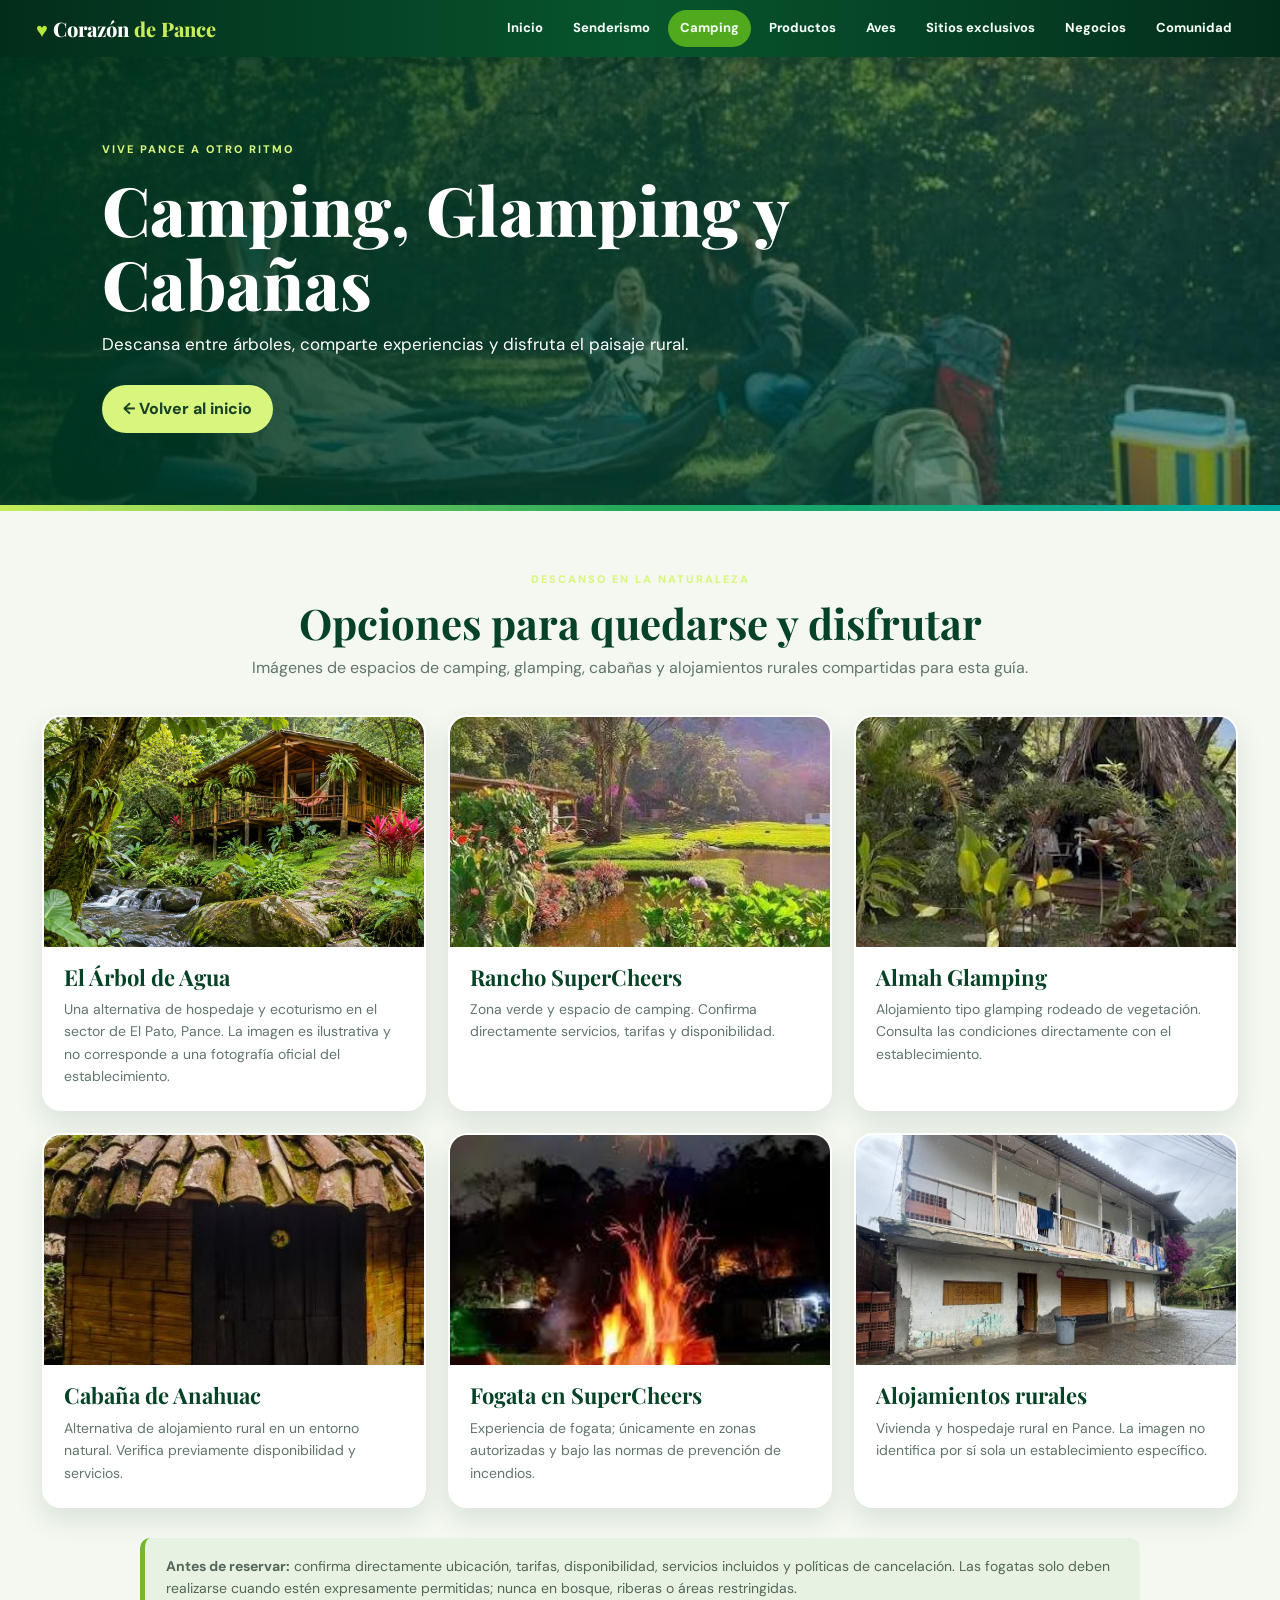
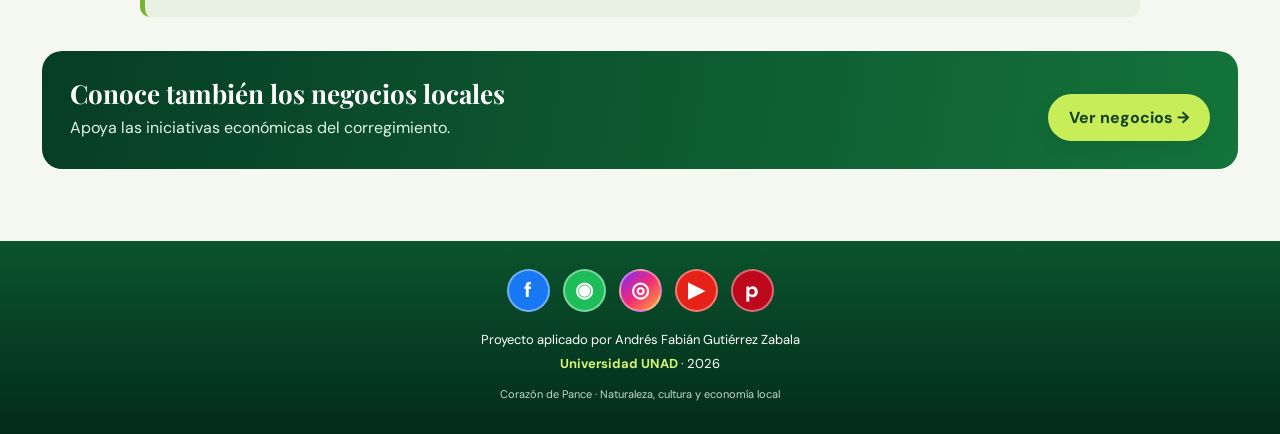
<file: camping.html>
<!doctype html><html lang="es"><head><meta charset="utf-8"><meta name="viewport" content="width=device-width,initial-scale=1"><meta name="description" content="Conoce opciones de camping, glamping, cabañas y alojamientos rurales en Pance."><meta name="theme-color" content="#064326"><title>Camping, Glamping y Cabañas | Corazón de Pance</title><link rel="preconnect" href="https://fonts.googleapis.com"><link rel="preconnect" href="https://fonts.gstatic.com" crossorigin><link href="https://fonts.googleapis.com/css2?family=DM+Sans:wght@400;500;600;700;800&family=Playfair+Display:wght@600;700;800&display=swap" rel="stylesheet"><link rel="stylesheet" href="styles.css"></head><body><a class="skip" href="#contenido">Saltar al contenido</a><header class="site-header"><a class="brand" href="index.html"><span class="brand-mark">♥</span> Corazón <em>de Pance</em></a><button class="menu" aria-label="Abrir menú" aria-expanded="false">☰</button><nav><a class="" href="index.html">Inicio</a><a class="" href="senderismo.html">Senderismo</a><a class="active" href="camping.html">Camping</a><a class="" href="productos.html">Productos</a><a class="" href="aves.html">Aves</a><a class="" href="sitios.html">Sitios exclusivos</a><a class="" href="negocios.html">Negocios</a><a class="" href="comunidad.html">Comunidad</a></nav></header><main id="contenido"><section class="hero" style="--hero-image:url('images/camping_principal.jpeg')"><div class="hero-inner"><span class="eyebrow">Vive Pance a otro ritmo</span><h1>Camping, Glamping y Cabañas</h1><p>Descansa entre árboles, comparte experiencias y disfruta el paisaje rural.</p><a class="btn btn-light" href="index.html">← Volver al inicio</a></div></section><section class="wrap"><div class="intro"><span class="eyebrow">Descanso en la naturaleza</span><h2>Opciones para quedarse y disfrutar</h2><p>Imágenes de espacios de camping, glamping, cabañas y alojamientos rurales compartidas para esta guía.</p></div><div class="cards gallery"><article class="card"><img src="images/camping_arbol_de_agua_ilustrativa.jpeg" alt="Imagen ilustrativa de un alojamiento rural entre el bosque y el agua, para la ficha de El Árbol de Agua" loading="lazy"><div class="card-copy"><h3>El Árbol de Agua</h3><p>Una alternativa de hospedaje y ecoturismo en el sector de El Pato, Pance. La imagen es ilustrativa y no corresponde a una fotografía oficial del establecimiento.</p></div></article><article class="card"><img src="images/camping_rancho_supercheers.jpeg" alt="Rancho SuperCheers" loading="lazy"><div class="card-copy"><h3>Rancho SuperCheers</h3><p>Zona verde y espacio de camping. Confirma directamente servicios, tarifas y disponibilidad.</p></div></article><article class="card"><img src="images/camping_almah_glamping.jpeg" alt="Almah Glamping" loading="lazy"><div class="card-copy"><h3>Almah Glamping</h3><p>Alojamiento tipo glamping rodeado de vegetación. Consulta las condiciones directamente con el establecimiento.</p></div></article><article class="card"><img src="images/camping_cabana_anahuac.jpeg" alt="Cabaña de Anahuac" loading="lazy"><div class="card-copy"><h3>Cabaña de Anahuac</h3><p>Alternativa de alojamiento rural en un entorno natural. Verifica previamente disponibilidad y servicios.</p></div></article><article class="card"><img src="images/camping_fogata.jpeg" alt="Fogata en SuperCheers" loading="lazy"><div class="card-copy"><h3>Fogata en SuperCheers</h3><p>Experiencia de fogata; únicamente en zonas autorizadas y bajo las normas de prevención de incendios.</p></div></article><article class="card"><img src="images/camping_alojamientos_rurales.jpeg" alt="Alojamientos rurales" loading="lazy"><div class="card-copy"><h3>Alojamientos rurales</h3><p>Vivienda y hospedaje rural en Pance. La imagen no identifica por sí sola un establecimiento específico.</p></div></article></div><div class="note"><strong>Antes de reservar:</strong> confirma directamente ubicación, tarifas, disponibilidad, servicios incluidos y políticas de cancelación. Las fogatas solo deben realizarse cuando estén expresamente permitidas; nunca en bosque, riberas o áreas restringidas.</div><div class="banner"><div><h2>Conoce también los negocios locales</h2><p>Apoya las iniciativas económicas del corregimiento.</p></div><a class="btn" href="negocios.html">Ver negocios →</a></div></section></main><footer class="site-footer"><div class="footer-socials"><a class="social facebook" href="https://www.facebook.com/" target="_blank" rel="noopener noreferrer" aria-label="Abrir Facebook">f</a><a class="social whatsapp" href="https://www.whatsapp.com/" target="_blank" rel="noopener noreferrer" aria-label="Abrir WhatsApp">◉</a><a class="social instagram" href="https://www.instagram.com/" target="_blank" rel="noopener noreferrer" aria-label="Abrir Instagram">◎</a><a class="social youtube" href="https://www.youtube.com/" target="_blank" rel="noopener noreferrer" aria-label="Abrir YouTube">▶</a><a class="social pinterest" href="https://www.pinterest.com/" target="_blank" rel="noopener noreferrer" aria-label="Abrir Pinterest">p</a></div><p>Proyecto aplicado por Andrés Fabián Gutiérrez Zabala<br><strong>Universidad UNAD</strong> · 2026</p><small>Corazón de Pance · Naturaleza, cultura y economía local</small></footer><script src="script.js"></script></body></html>
</file>
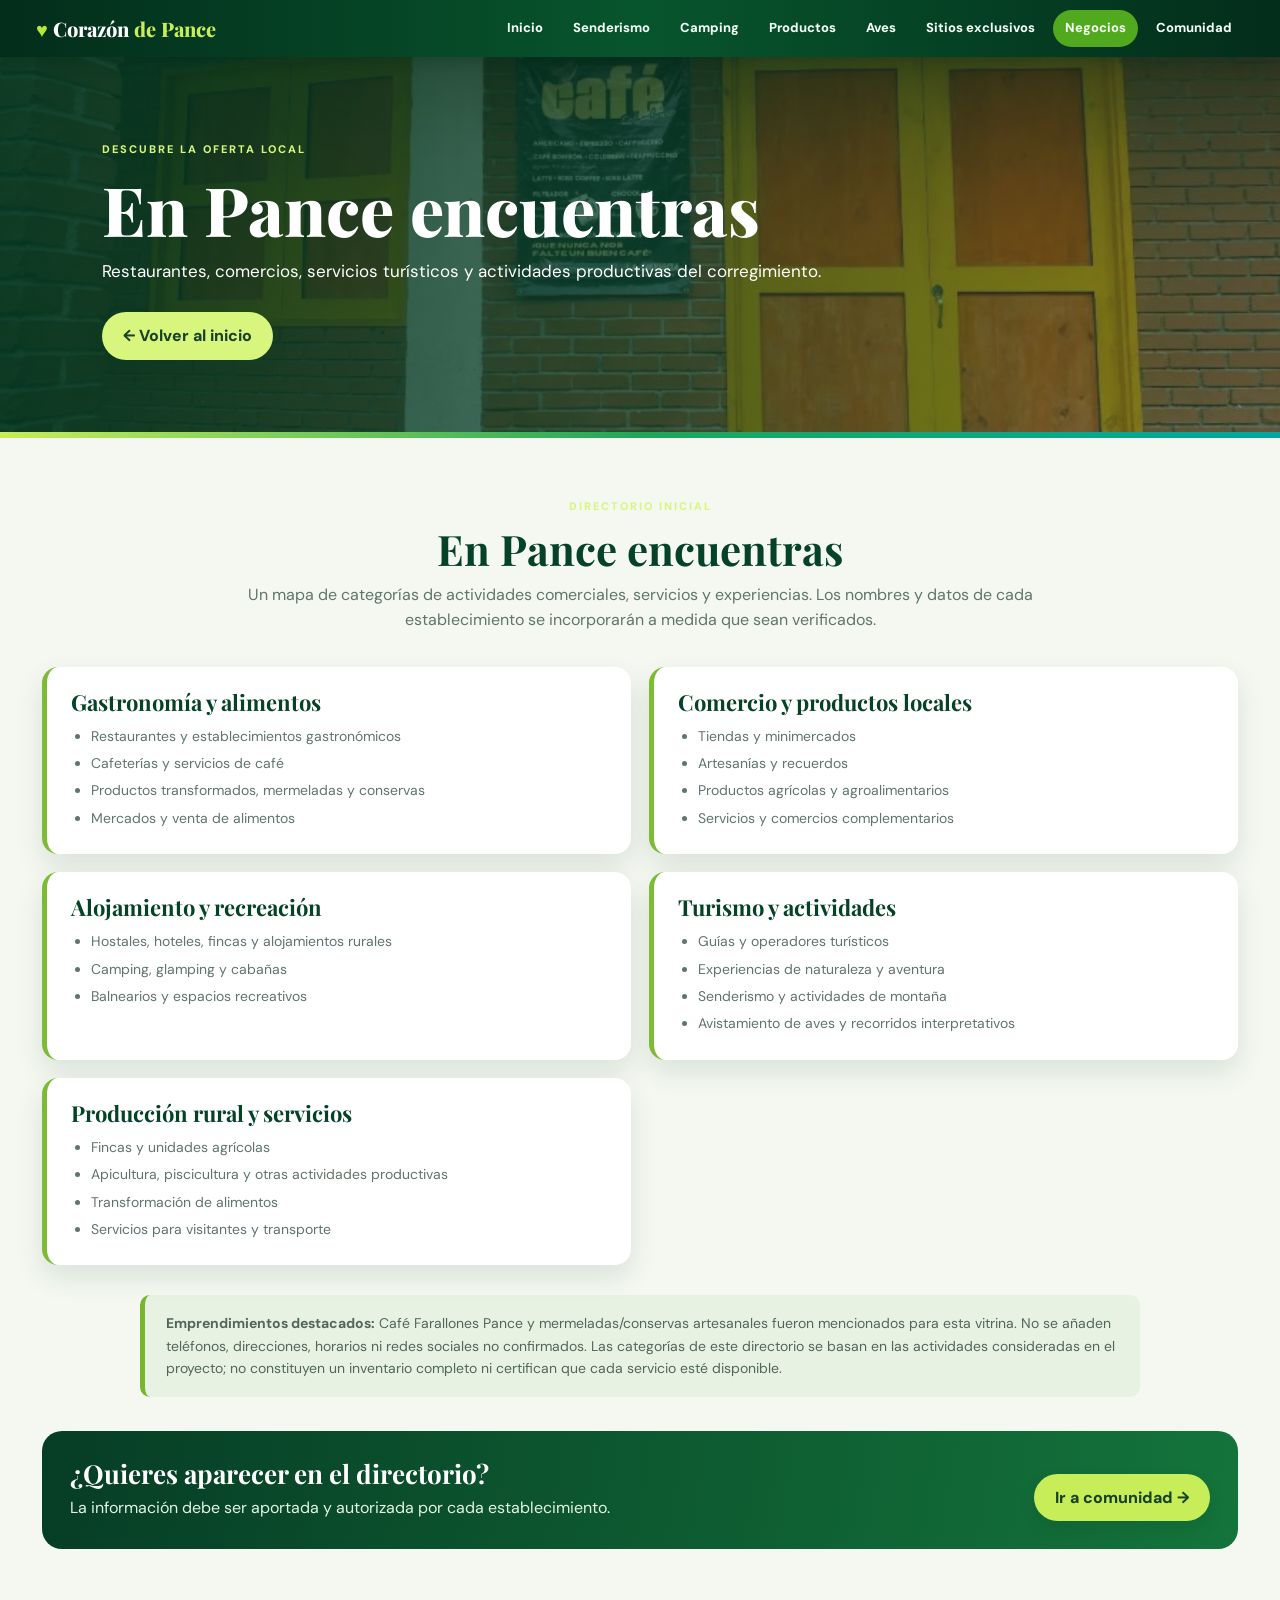
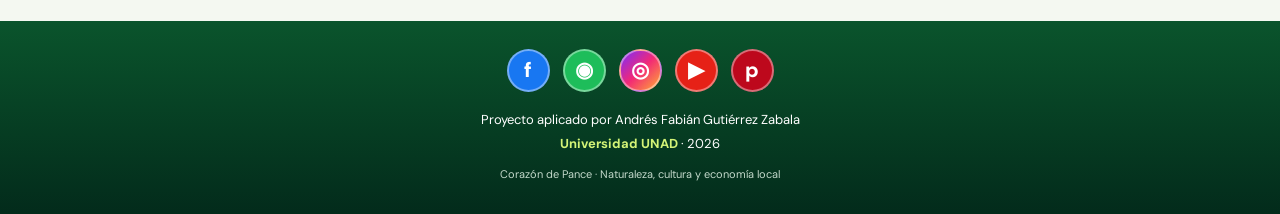
<file: en-pance-encuentras.html>
<!doctype html><html lang="es"><head><meta charset="utf-8"><meta name="viewport" content="width=device-width,initial-scale=1"><meta name="description" content="Directorio inicial de comercios, negocios, servicios y actividades económicas de Pance."><meta name="theme-color" content="#064326"><title>En Pance encuentras | Corazón de Pance</title><link rel="preconnect" href="https://fonts.googleapis.com"><link rel="preconnect" href="https://fonts.gstatic.com" crossorigin><link href="https://fonts.googleapis.com/css2?family=DM+Sans:wght@400;500;600;700;800&family=Playfair+Display:wght@600;700;800&display=swap" rel="stylesheet"><link rel="stylesheet" href="styles.css"></head><body><a class="skip" href="#contenido">Saltar al contenido</a><header class="site-header"><a class="brand" href="index.html"><span class="brand-mark">♥</span> Corazón <em>de Pance</em></a><button class="menu" aria-label="Abrir menú" aria-expanded="false">☰</button><nav><a class="" href="index.html">Inicio</a><a class="" href="senderismo.html">Senderismo</a><a class="" href="camping.html">Camping</a><a class="" href="productos.html">Productos</a><a class="" href="aves.html">Aves</a><a class="" href="sitios.html">Sitios exclusivos</a><a class="active" href="negocios.html">Negocios</a><a class="" href="comunidad.html">Comunidad</a></nav></header><main id="contenido"><section class="hero" style="--hero-image:url('images/negocio_cafe_farallones.jpeg')"><div class="hero-inner"><span class="eyebrow">Descubre la oferta local</span><h1>En Pance encuentras</h1><p>Restaurantes, comercios, servicios turísticos y actividades productivas del corregimiento.</p><a class="btn btn-light" href="index.html">← Volver al inicio</a></div></section><section class="wrap"><div class="intro"><span class="eyebrow">Directorio inicial</span><h2>En Pance encuentras</h2><p>Un mapa de categorías de actividades comerciales, servicios y experiencias. Los nombres y datos de cada establecimiento se incorporarán a medida que sean verificados.</p></div><div class="directory-list"><section class="directory-group"><h3>Gastronomía y alimentos</h3><ul><li>Restaurantes y establecimientos gastronómicos</li><li>Cafeterías y servicios de café</li><li>Productos transformados, mermeladas y conservas</li><li>Mercados y venta de alimentos</li></ul></section><section class="directory-group"><h3>Comercio y productos locales</h3><ul><li>Tiendas y minimercados</li><li>Artesanías y recuerdos</li><li>Productos agrícolas y agroalimentarios</li><li>Servicios y comercios complementarios</li></ul></section><section class="directory-group"><h3>Alojamiento y recreación</h3><ul><li>Hostales, hoteles, fincas y alojamientos rurales</li><li>Camping, glamping y cabañas</li><li>Balnearios y espacios recreativos</li></ul></section><section class="directory-group"><h3>Turismo y actividades</h3><ul><li>Guías y operadores turísticos</li><li>Experiencias de naturaleza y aventura</li><li>Senderismo y actividades de montaña</li><li>Avistamiento de aves y recorridos interpretativos</li></ul></section><section class="directory-group"><h3>Producción rural y servicios</h3><ul><li>Fincas y unidades agrícolas</li><li>Apicultura, piscicultura y otras actividades productivas</li><li>Transformación de alimentos</li><li>Servicios para visitantes y transporte</li></ul></section></div><div class="note"><strong>Emprendimientos destacados:</strong> Café Farallones Pance y mermeladas/conservas artesanales fueron mencionados para esta vitrina. No se añaden teléfonos, direcciones, horarios ni redes sociales no confirmados. Las categorías de este directorio se basan en las actividades consideradas en el proyecto; no constituyen un inventario completo ni certifican que cada servicio esté disponible.</div><div class="banner"><div><h2>¿Quieres aparecer en el directorio?</h2><p>La información debe ser aportada y autorizada por cada establecimiento.</p></div><a class="btn" href="comunidad.html">Ir a comunidad →</a></div></section></main><footer class="site-footer"><div class="footer-socials"><a class="social facebook" href="https://www.facebook.com/" target="_blank" rel="noopener noreferrer" aria-label="Abrir Facebook">f</a><a class="social whatsapp" href="https://www.whatsapp.com/" target="_blank" rel="noopener noreferrer" aria-label="Abrir WhatsApp">◉</a><a class="social instagram" href="https://www.instagram.com/" target="_blank" rel="noopener noreferrer" aria-label="Abrir Instagram">◎</a><a class="social youtube" href="https://www.youtube.com/" target="_blank" rel="noopener noreferrer" aria-label="Abrir YouTube">▶</a><a class="social pinterest" href="https://www.pinterest.com/" target="_blank" rel="noopener noreferrer" aria-label="Abrir Pinterest">p</a></div><p>Proyecto aplicado por Andrés Fabián Gutiérrez Zabala<br><strong>Universidad UNAD</strong> · 2026</p><small>Corazón de Pance · Naturaleza, cultura y economía local</small></footer><script src="script.js"></script></body></html>
</file>
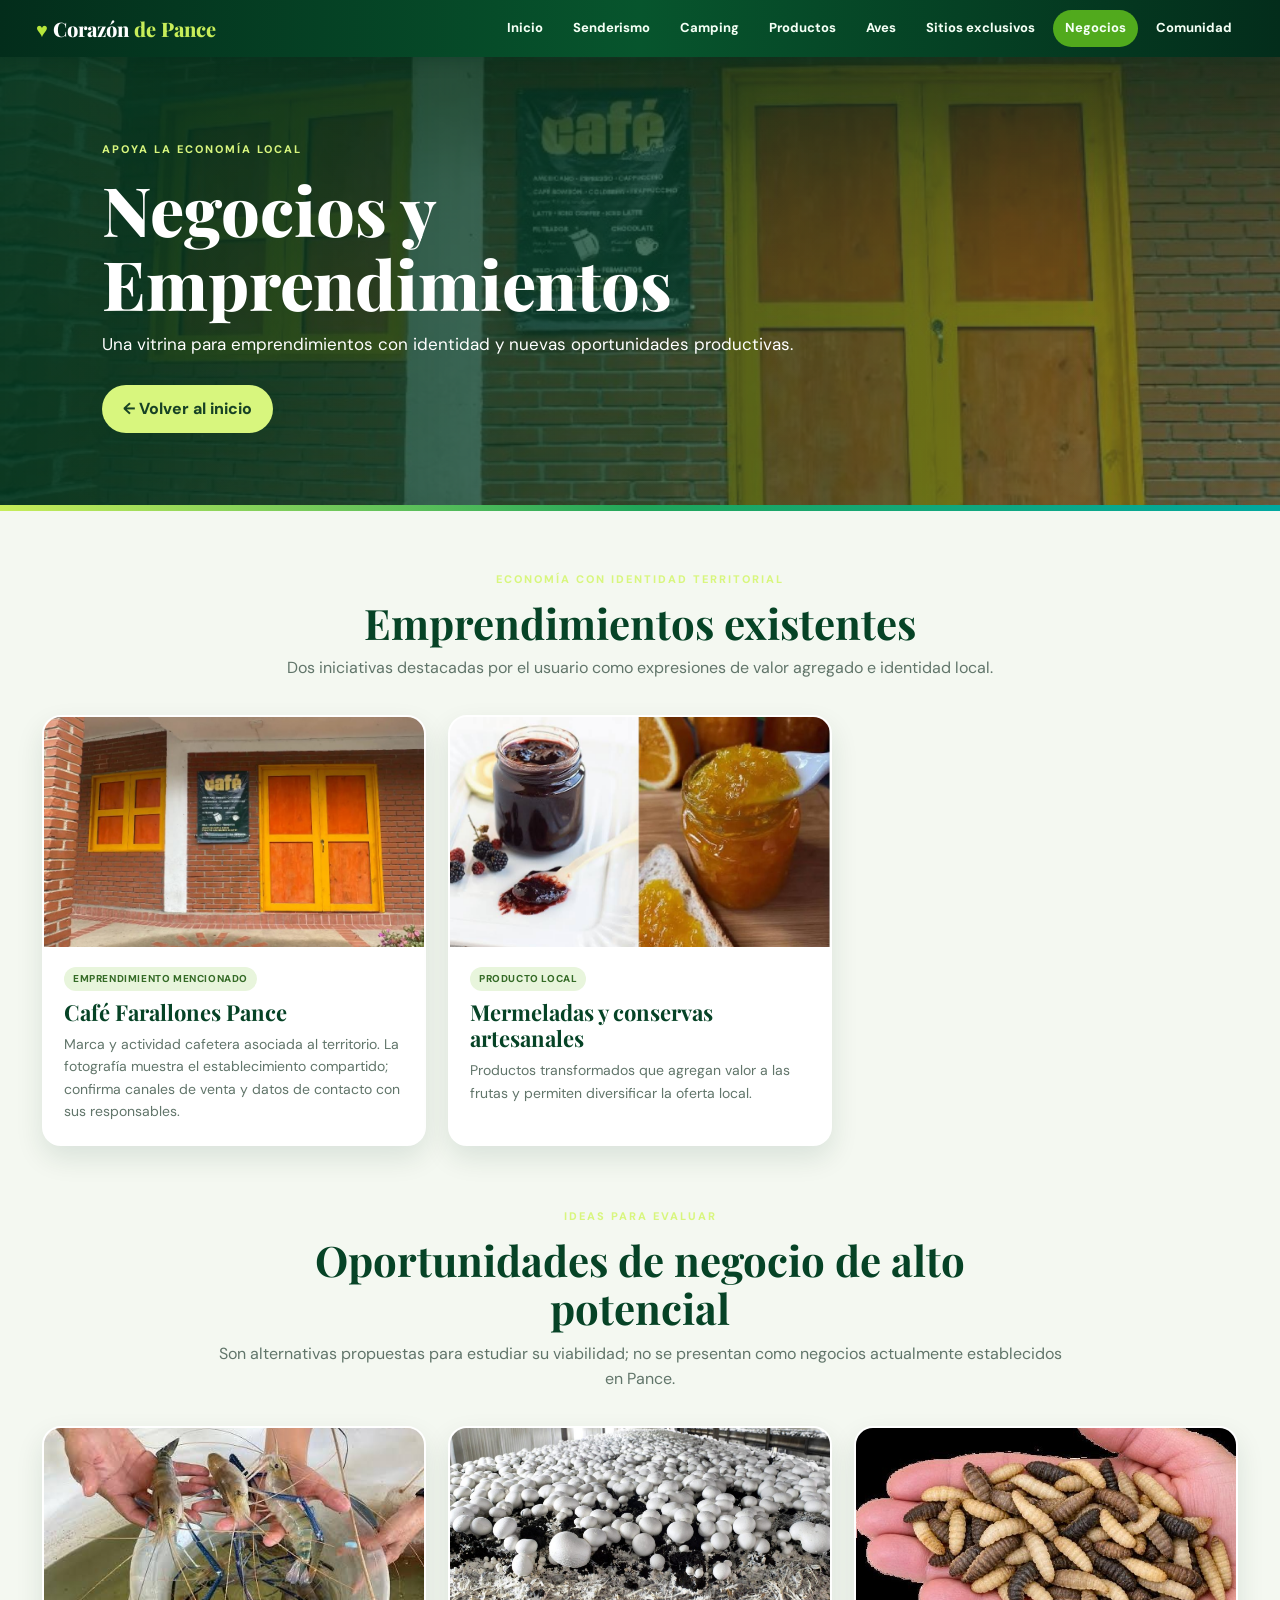
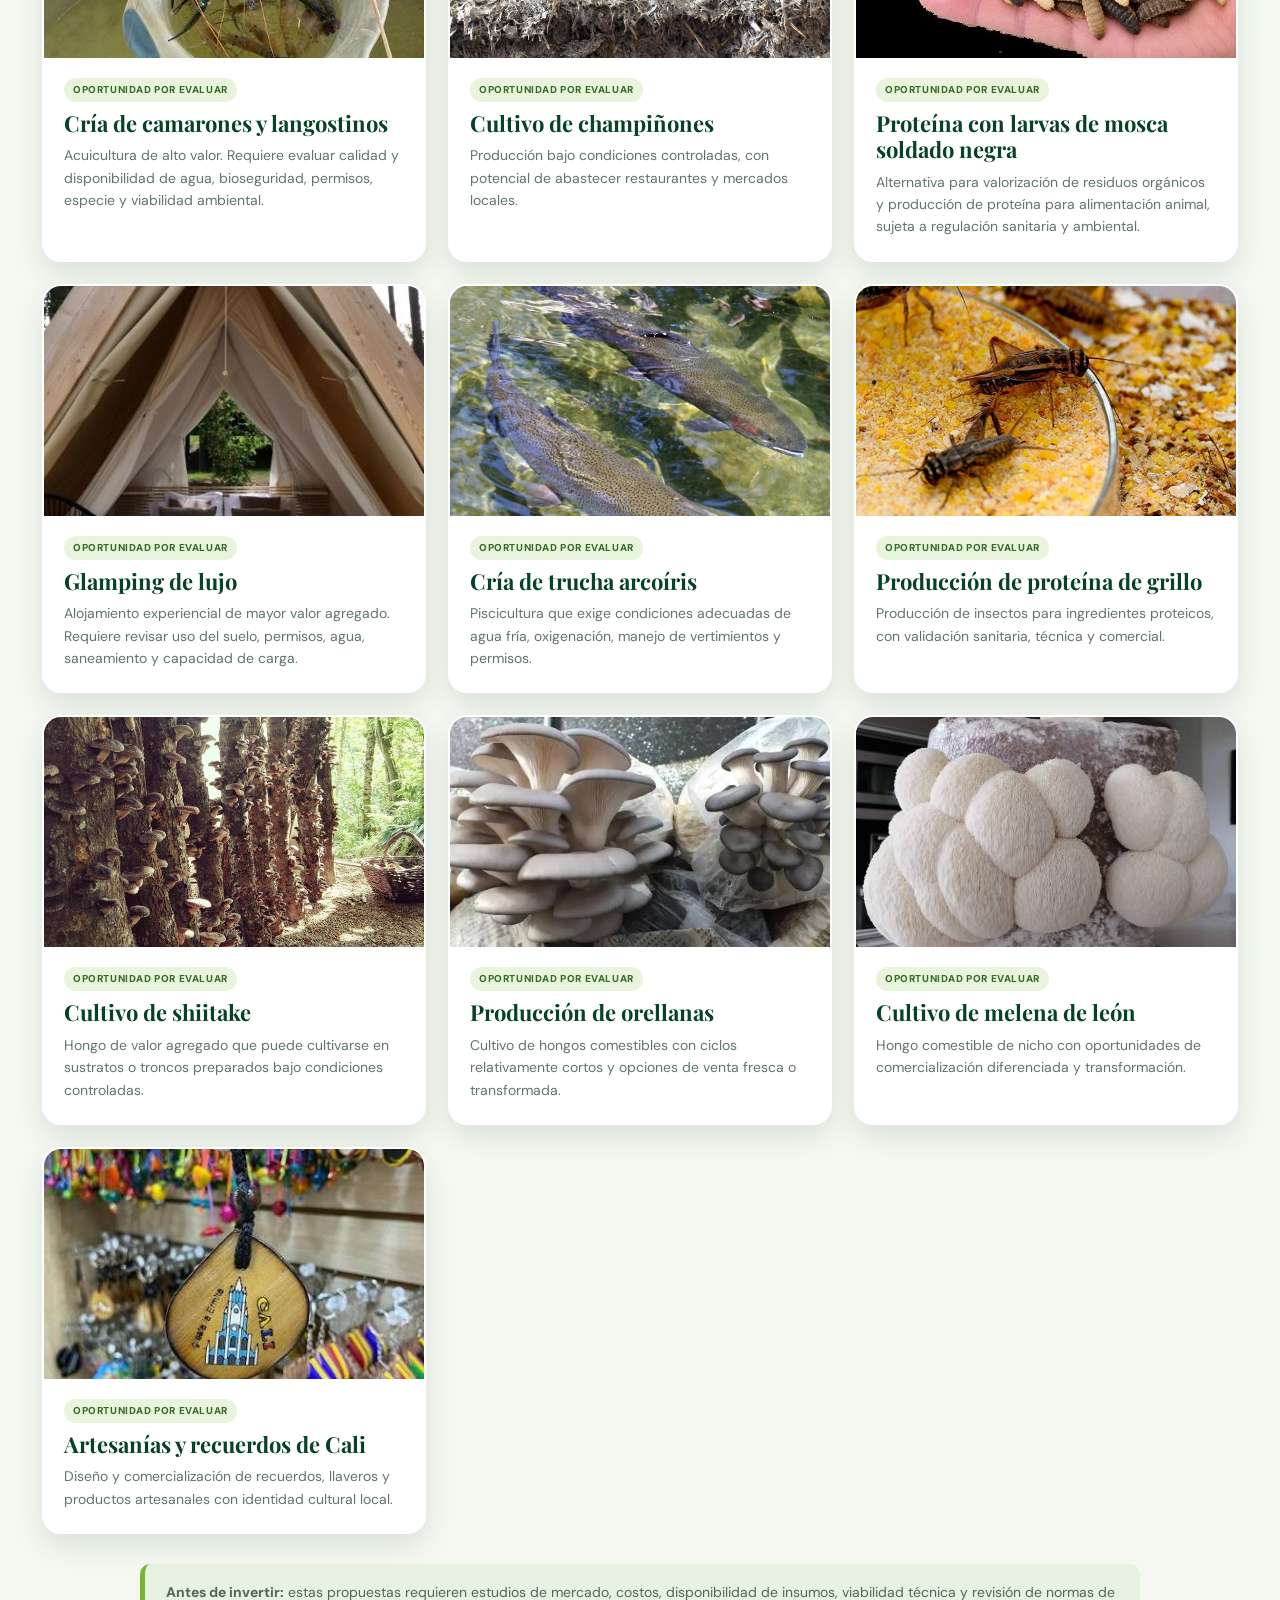
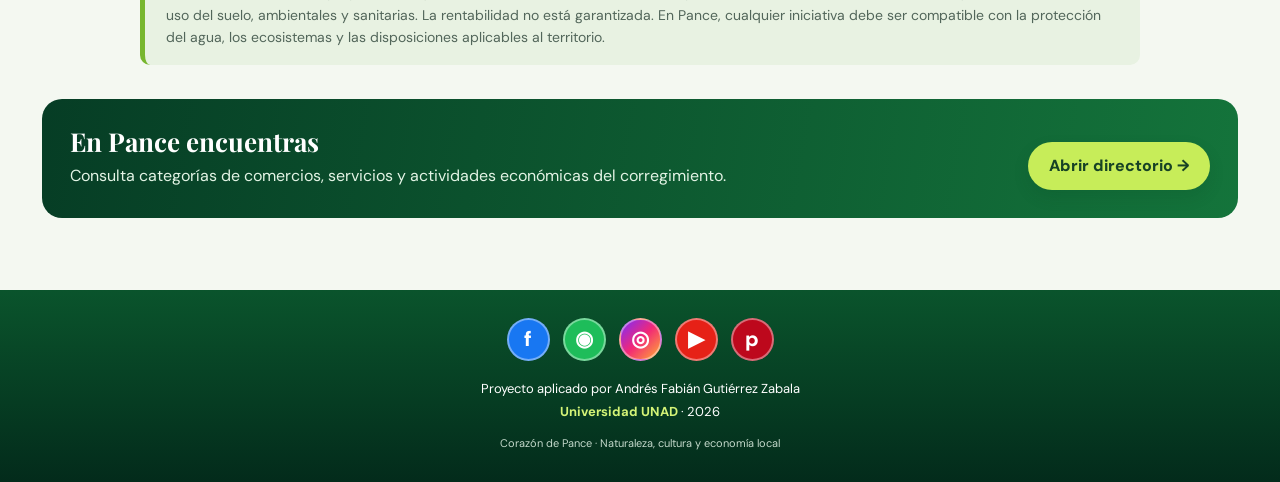
<file: negocios.html>
<!doctype html><html lang="es"><head><meta charset="utf-8"><meta name="viewport" content="width=device-width,initial-scale=1"><meta name="description" content="Conoce iniciativas locales y oportunidades productivas para evaluar en Pance."><meta name="theme-color" content="#064326"><title>Negocios y Emprendimientos | Corazón de Pance</title><link rel="preconnect" href="https://fonts.googleapis.com"><link rel="preconnect" href="https://fonts.gstatic.com" crossorigin><link href="https://fonts.googleapis.com/css2?family=DM+Sans:wght@400;500;600;700;800&family=Playfair+Display:wght@600;700;800&display=swap" rel="stylesheet"><link rel="stylesheet" href="styles.css"></head><body><a class="skip" href="#contenido">Saltar al contenido</a><header class="site-header"><a class="brand" href="index.html"><span class="brand-mark">♥</span> Corazón <em>de Pance</em></a><button class="menu" aria-label="Abrir menú" aria-expanded="false">☰</button><nav><a class="" href="index.html">Inicio</a><a class="" href="senderismo.html">Senderismo</a><a class="" href="camping.html">Camping</a><a class="" href="productos.html">Productos</a><a class="" href="aves.html">Aves</a><a class="" href="sitios.html">Sitios exclusivos</a><a class="active" href="negocios.html">Negocios</a><a class="" href="comunidad.html">Comunidad</a></nav></header><main id="contenido"><section class="hero" style="--hero-image:url('images/negocio_cafe_farallones.jpeg')"><div class="hero-inner"><span class="eyebrow">Apoya la economía local</span><h1>Negocios y Emprendimientos</h1><p>Una vitrina para emprendimientos con identidad y nuevas oportunidades productivas.</p><a class="btn btn-light" href="index.html">← Volver al inicio</a></div></section><section class="wrap"><div class="intro"><span class="eyebrow">Economía con identidad territorial</span><h2>Emprendimientos existentes</h2><p>Dos iniciativas destacadas por el usuario como expresiones de valor agregado e identidad local.</p></div><div class="cards gallery"><article class="card"><img src="images/negocio_cafe_farallones.jpeg" alt="Café Farallones Pance" loading="lazy"><div class="card-copy"><span class="tag">Emprendimiento mencionado</span><h3>Café Farallones Pance</h3><p>Marca y actividad cafetera asociada al territorio. La fotografía muestra el establecimiento compartido; confirma canales de venta y datos de contacto con sus responsables.</p></div></article><article class="card"><img src="images/productos_conservas.jpeg" alt="Mermeladas y conservas artesanales" loading="lazy"><div class="card-copy"><span class="tag">Producto local</span><h3>Mermeladas y conservas artesanales</h3><p>Productos transformados que agregan valor a las frutas y permiten diversificar la oferta local.</p></div></article></div><div class="intro section-gap"><span class="eyebrow">Ideas para evaluar</span><h2>Oportunidades de negocio de alto potencial</h2><p>Son alternativas propuestas para estudiar su viabilidad; no se presentan como negocios actualmente establecidos en Pance.</p></div><div class="cards gallery"><article class="card"><img src="images/negocio_camarones.jpeg" alt="Cría de camarones y langostinos" loading="lazy"><div class="card-copy"><span class="tag">Oportunidad por evaluar</span><h3>Cría de camarones y langostinos</h3><p>Acuicultura de alto valor. Requiere evaluar calidad y disponibilidad de agua, bioseguridad, permisos, especie y viabilidad ambiental.</p></div></article><article class="card"><img src="images/negocio_champinones.jpeg" alt="Cultivo de champiñones" loading="lazy"><div class="card-copy"><span class="tag">Oportunidad por evaluar</span><h3>Cultivo de champiñones</h3><p>Producción bajo condiciones controladas, con potencial de abastecer restaurantes y mercados locales.</p></div></article><article class="card"><img src="images/negocio_larvas_mosca_soldado.jpeg" alt="Proteína con larvas de mosca soldado negra" loading="lazy"><div class="card-copy"><span class="tag">Oportunidad por evaluar</span><h3>Proteína con larvas de mosca soldado negra</h3><p>Alternativa para valorización de residuos orgánicos y producción de proteína para alimentación animal, sujeta a regulación sanitaria y ambiental.</p></div></article><article class="card"><img src="images/negocio_glamping_lujo.jpeg" alt="Glamping de lujo" loading="lazy"><div class="card-copy"><span class="tag">Oportunidad por evaluar</span><h3>Glamping de lujo</h3><p>Alojamiento experiencial de mayor valor agregado. Requiere revisar uso del suelo, permisos, agua, saneamiento y capacidad de carga.</p></div></article><article class="card"><img src="images/negocio_trucha_arcoiris.jpeg" alt="Cría de trucha arcoíris" loading="lazy"><div class="card-copy"><span class="tag">Oportunidad por evaluar</span><h3>Cría de trucha arcoíris</h3><p>Piscicultura que exige condiciones adecuadas de agua fría, oxigenación, manejo de vertimientos y permisos.</p></div></article><article class="card"><img src="images/negocio_proteina_grillo.jpeg" alt="Producción de proteína de grillo" loading="lazy"><div class="card-copy"><span class="tag">Oportunidad por evaluar</span><h3>Producción de proteína de grillo</h3><p>Producción de insectos para ingredientes proteicos, con validación sanitaria, técnica y comercial.</p></div></article><article class="card"><img src="images/negocio_shiitake.jpeg" alt="Cultivo de shiitake" loading="lazy"><div class="card-copy"><span class="tag">Oportunidad por evaluar</span><h3>Cultivo de shiitake</h3><p>Hongo de valor agregado que puede cultivarse en sustratos o troncos preparados bajo condiciones controladas.</p></div></article><article class="card"><img src="images/negocio_orellanas.jpeg" alt="Producción de orellanas" loading="lazy"><div class="card-copy"><span class="tag">Oportunidad por evaluar</span><h3>Producción de orellanas</h3><p>Cultivo de hongos comestibles con ciclos relativamente cortos y opciones de venta fresca o transformada.</p></div></article><article class="card"><img src="images/negocio_melena_leon.jpeg" alt="Cultivo de melena de león" loading="lazy"><div class="card-copy"><span class="tag">Oportunidad por evaluar</span><h3>Cultivo de melena de león</h3><p>Hongo comestible de nicho con oportunidades de comercialización diferenciada y transformación.</p></div></article><article class="card"><img src="images/negocio_artesanias_cali.jpeg" alt="Artesanías y recuerdos de Cali" loading="lazy"><div class="card-copy"><span class="tag">Oportunidad por evaluar</span><h3>Artesanías y recuerdos de Cali</h3><p>Diseño y comercialización de recuerdos, llaveros y productos artesanales con identidad cultural local.</p></div></article></div><div class="note"><strong>Antes de invertir:</strong> estas propuestas requieren estudios de mercado, costos, disponibilidad de insumos, viabilidad técnica y revisión de normas de uso del suelo, ambientales y sanitarias. La rentabilidad no está garantizada. En Pance, cualquier iniciativa debe ser compatible con la protección del agua, los ecosistemas y las disposiciones aplicables al territorio.</div><div class="banner"><div><h2>En Pance encuentras</h2><p>Consulta categorías de comercios, servicios y actividades económicas del corregimiento.</p></div><a class="btn" href="en-pance-encuentras.html">Abrir directorio →</a></div></section></main><footer class="site-footer"><div class="footer-socials"><a class="social facebook" href="https://www.facebook.com/" target="_blank" rel="noopener noreferrer" aria-label="Abrir Facebook">f</a><a class="social whatsapp" href="https://www.whatsapp.com/" target="_blank" rel="noopener noreferrer" aria-label="Abrir WhatsApp">◉</a><a class="social instagram" href="https://www.instagram.com/" target="_blank" rel="noopener noreferrer" aria-label="Abrir Instagram">◎</a><a class="social youtube" href="https://www.youtube.com/" target="_blank" rel="noopener noreferrer" aria-label="Abrir YouTube">▶</a><a class="social pinterest" href="https://www.pinterest.com/" target="_blank" rel="noopener noreferrer" aria-label="Abrir Pinterest">p</a></div><p>Proyecto aplicado por Andrés Fabián Gutiérrez Zabala<br><strong>Universidad UNAD</strong> · 2026</p><small>Corazón de Pance · Naturaleza, cultura y economía local</small></footer><script src="script.js"></script></body></html>
</file>
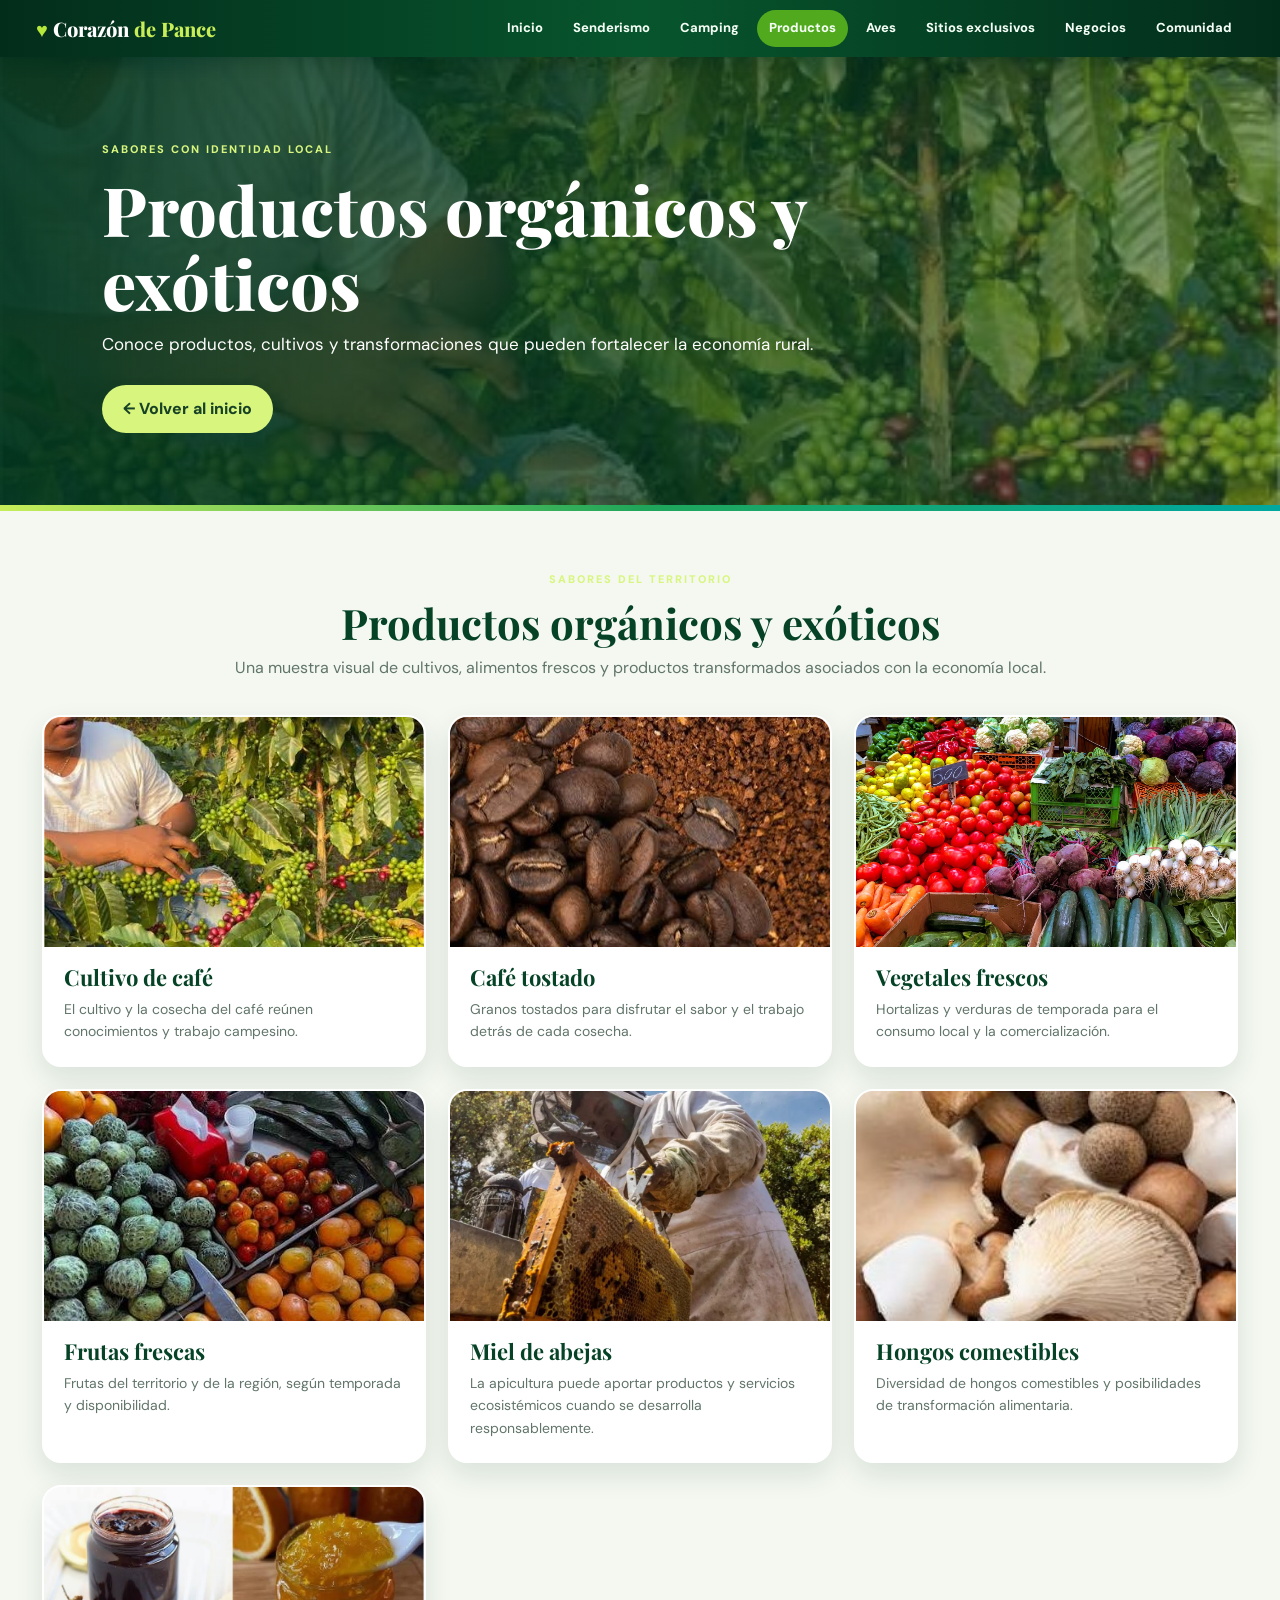
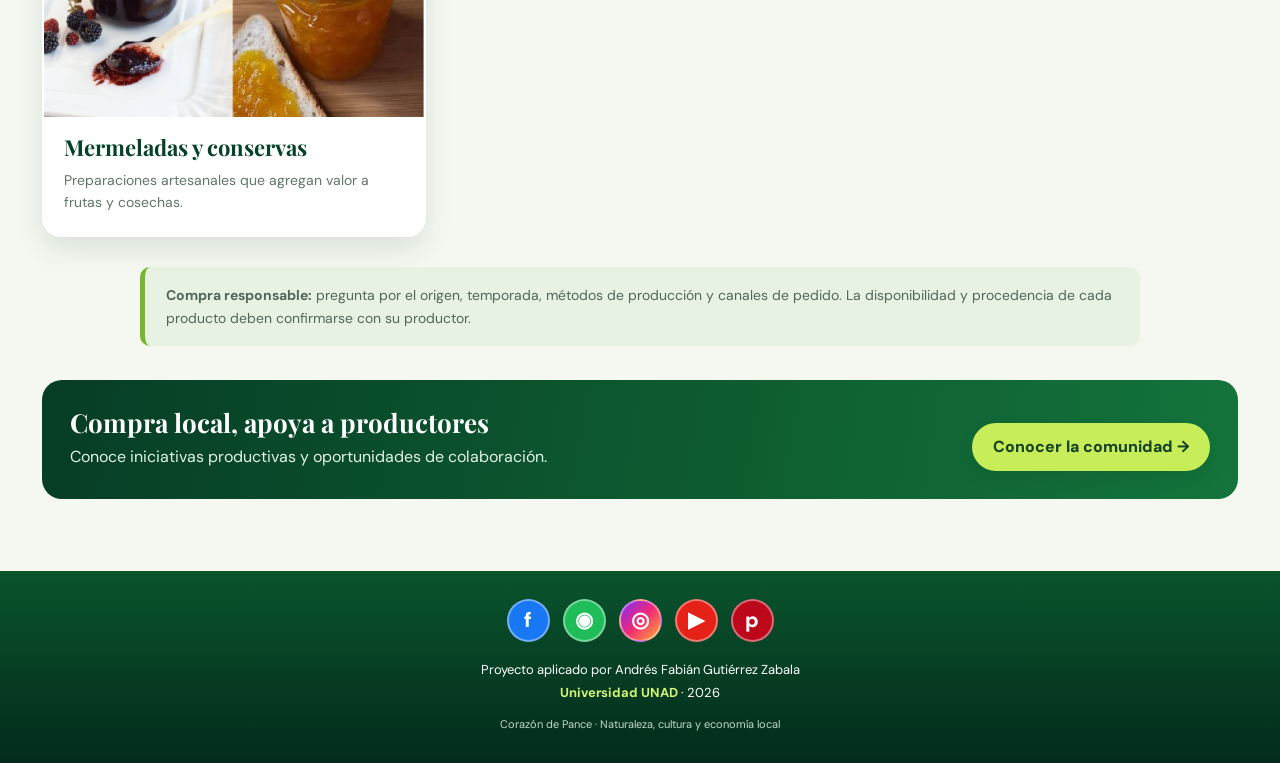
<file: productos.html>
<!doctype html><html lang="es"><head><meta charset="utf-8"><meta name="viewport" content="width=device-width,initial-scale=1"><meta name="description" content="Café, frutas, hortalizas, miel, hongos y conservas de Pance."><meta name="theme-color" content="#064326"><title>Productos orgánicos y exóticos | Corazón de Pance</title><link rel="preconnect" href="https://fonts.googleapis.com"><link rel="preconnect" href="https://fonts.gstatic.com" crossorigin><link href="https://fonts.googleapis.com/css2?family=DM+Sans:wght@400;500;600;700;800&family=Playfair+Display:wght@600;700;800&display=swap" rel="stylesheet"><link rel="stylesheet" href="styles.css"></head><body><a class="skip" href="#contenido">Saltar al contenido</a><header class="site-header"><a class="brand" href="index.html"><span class="brand-mark">♥</span> Corazón <em>de Pance</em></a><button class="menu" aria-label="Abrir menú" aria-expanded="false">☰</button><nav><a class="" href="index.html">Inicio</a><a class="" href="senderismo.html">Senderismo</a><a class="" href="camping.html">Camping</a><a class="active" href="productos.html">Productos</a><a class="" href="aves.html">Aves</a><a class="" href="sitios.html">Sitios exclusivos</a><a class="" href="negocios.html">Negocios</a><a class="" href="comunidad.html">Comunidad</a></nav></header><main id="contenido"><section class="hero" style="--hero-image:url('images/productos_cafe_cultivo.jpeg')"><div class="hero-inner"><span class="eyebrow">Sabores con identidad local</span><h1>Productos orgánicos y exóticos</h1><p>Conoce productos, cultivos y transformaciones que pueden fortalecer la economía rural.</p><a class="btn btn-light" href="index.html">← Volver al inicio</a></div></section><section class="wrap"><div class="intro"><span class="eyebrow">Sabores del territorio</span><h2>Productos orgánicos y exóticos</h2><p>Una muestra visual de cultivos, alimentos frescos y productos transformados asociados con la economía local.</p></div><div class="cards gallery"><article class="card"><img src="images/productos_cafe_cultivo.jpeg" alt="Cultivo de café" loading="lazy"><div class="card-copy"><h3>Cultivo de café</h3><p>El cultivo y la cosecha del café reúnen conocimientos y trabajo campesino.</p></div></article><article class="card"><img src="images/productos_cafe_tostado.jpeg" alt="Café tostado" loading="lazy"><div class="card-copy"><h3>Café tostado</h3><p>Granos tostados para disfrutar el sabor y el trabajo detrás de cada cosecha.</p></div></article><article class="card"><img src="images/productos_vegetales.jpeg" alt="Vegetales frescos" loading="lazy"><div class="card-copy"><h3>Vegetales frescos</h3><p>Hortalizas y verduras de temporada para el consumo local y la comercialización.</p></div></article><article class="card"><img src="images/productos_frutas.jpeg" alt="Frutas frescas" loading="lazy"><div class="card-copy"><h3>Frutas frescas</h3><p>Frutas del territorio y de la región, según temporada y disponibilidad.</p></div></article><article class="card"><img src="images/productos_miel.jpeg" alt="Miel de abejas" loading="lazy"><div class="card-copy"><h3>Miel de abejas</h3><p>La apicultura puede aportar productos y servicios ecosistémicos cuando se desarrolla responsablemente.</p></div></article><article class="card"><img src="images/productos_hongos.jpeg" alt="Hongos comestibles" loading="lazy"><div class="card-copy"><h3>Hongos comestibles</h3><p>Diversidad de hongos comestibles y posibilidades de transformación alimentaria.</p></div></article><article class="card"><img src="images/productos_conservas.jpeg" alt="Mermeladas y conservas" loading="lazy"><div class="card-copy"><h3>Mermeladas y conservas</h3><p>Preparaciones artesanales que agregan valor a frutas y cosechas.</p></div></article></div><div class="note"><strong>Compra responsable:</strong> pregunta por el origen, temporada, métodos de producción y canales de pedido. La disponibilidad y procedencia de cada producto deben confirmarse con su productor.</div><div class="banner"><div><h2>Compra local, apoya a productores</h2><p>Conoce iniciativas productivas y oportunidades de colaboración.</p></div><a class="btn" href="comunidad.html">Conocer la comunidad →</a></div></section></main><footer class="site-footer"><div class="footer-socials"><a class="social facebook" href="https://www.facebook.com/" target="_blank" rel="noopener noreferrer" aria-label="Abrir Facebook">f</a><a class="social whatsapp" href="https://www.whatsapp.com/" target="_blank" rel="noopener noreferrer" aria-label="Abrir WhatsApp">◉</a><a class="social instagram" href="https://www.instagram.com/" target="_blank" rel="noopener noreferrer" aria-label="Abrir Instagram">◎</a><a class="social youtube" href="https://www.youtube.com/" target="_blank" rel="noopener noreferrer" aria-label="Abrir YouTube">▶</a><a class="social pinterest" href="https://www.pinterest.com/" target="_blank" rel="noopener noreferrer" aria-label="Abrir Pinterest">p</a></div><p>Proyecto aplicado por Andrés Fabián Gutiérrez Zabala<br><strong>Universidad UNAD</strong> · 2026</p><small>Corazón de Pance · Naturaleza, cultura y economía local</small></footer><script src="script.js"></script></body></html>
</file>
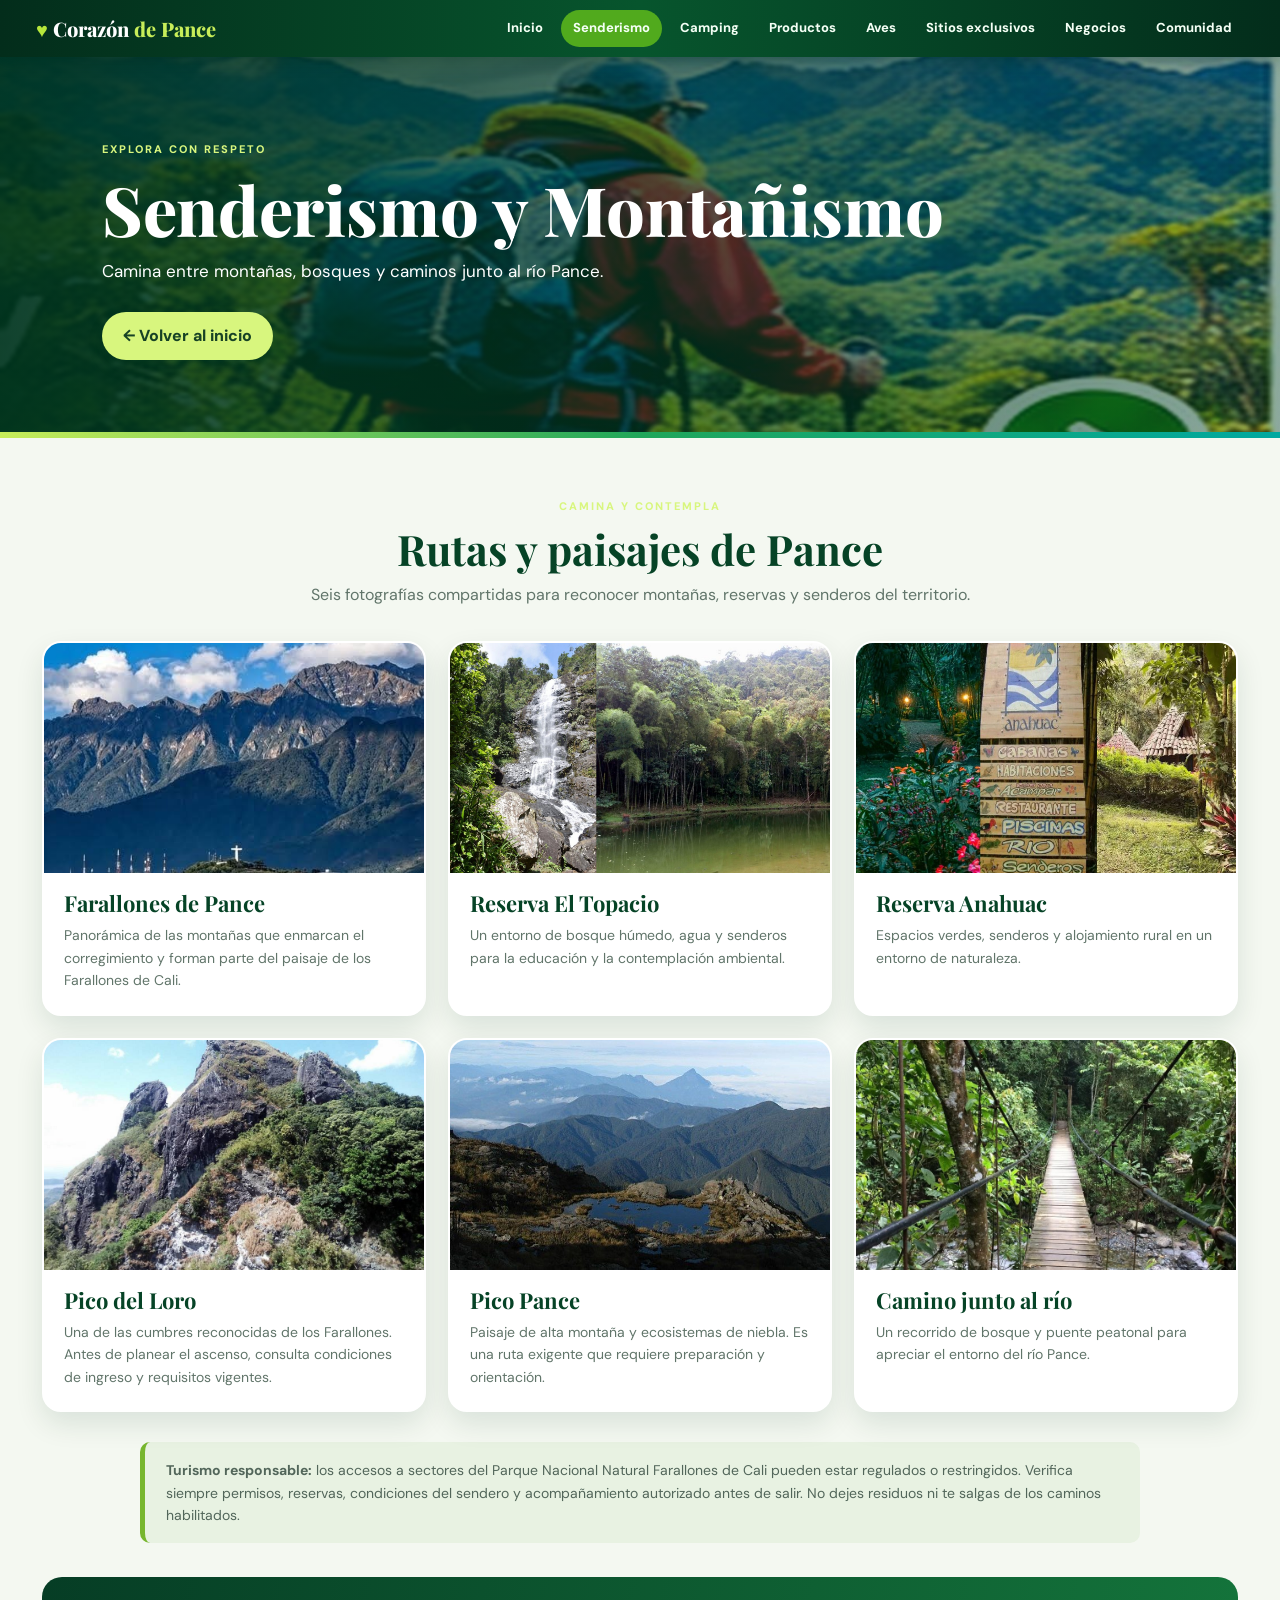
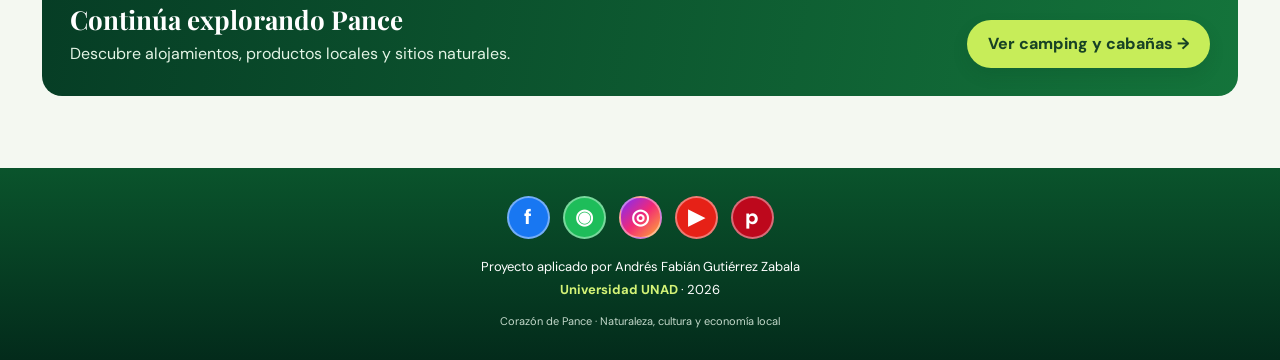
<file: senderismo.html>
<!doctype html><html lang="es"><head><meta charset="utf-8"><meta name="viewport" content="width=device-width,initial-scale=1"><meta name="description" content="Explora Farallones, reservas, picos y caminos de Pance."><meta name="theme-color" content="#064326"><title>Senderismo y Montañismo | Corazón de Pance</title><link rel="preconnect" href="https://fonts.googleapis.com"><link rel="preconnect" href="https://fonts.gstatic.com" crossorigin><link href="https://fonts.googleapis.com/css2?family=DM+Sans:wght@400;500;600;700;800&family=Playfair+Display:wght@600;700;800&display=swap" rel="stylesheet"><link rel="stylesheet" href="styles.css"></head><body><a class="skip" href="#contenido">Saltar al contenido</a><header class="site-header"><a class="brand" href="index.html"><span class="brand-mark">♥</span> Corazón <em>de Pance</em></a><button class="menu" aria-label="Abrir menú" aria-expanded="false">☰</button><nav><a class="" href="index.html">Inicio</a><a class="active" href="senderismo.html">Senderismo</a><a class="" href="camping.html">Camping</a><a class="" href="productos.html">Productos</a><a class="" href="aves.html">Aves</a><a class="" href="sitios.html">Sitios exclusivos</a><a class="" href="negocios.html">Negocios</a><a class="" href="comunidad.html">Comunidad</a></nav></header><main id="contenido"><section class="hero" style="--hero-image:url('images/senderismo_hero.jpeg')"><div class="hero-inner"><span class="eyebrow">Explora con respeto</span><h1>Senderismo y Montañismo</h1><p>Camina entre montañas, bosques y caminos junto al río Pance.</p><a class="btn btn-light" href="index.html">← Volver al inicio</a></div></section><section class="wrap"><div class="intro"><span class="eyebrow">Camina y contempla</span><h2>Rutas y paisajes de Pance</h2><p>Seis fotografías compartidas para reconocer montañas, reservas y senderos del territorio.</p></div><div class="cards gallery"><article class="card"><img src="images/senderismo_farallones.jpeg" alt="Farallones de Pance" loading="lazy"><div class="card-copy"><h3>Farallones de Pance</h3><p>Panorámica de las montañas que enmarcan el corregimiento y forman parte del paisaje de los Farallones de Cali.</p></div></article><article class="card"><img src="images/senderismo_topacio.jpeg" alt="Reserva El Topacio" loading="lazy"><div class="card-copy"><h3>Reserva El Topacio</h3><p>Un entorno de bosque húmedo, agua y senderos para la educación y la contemplación ambiental.</p></div></article><article class="card"><img src="images/senderismo_anahuac.jpeg" alt="Reserva Anahuac" loading="lazy"><div class="card-copy"><h3>Reserva Anahuac</h3><p>Espacios verdes, senderos y alojamiento rural en un entorno de naturaleza.</p></div></article><article class="card"><img src="images/senderismo_pico_loro.jpeg" alt="Pico del Loro" loading="lazy"><div class="card-copy"><h3>Pico del Loro</h3><p>Una de las cumbres reconocidas de los Farallones. Antes de planear el ascenso, consulta condiciones de ingreso y requisitos vigentes.</p></div></article><article class="card"><img src="images/senderismo_pico_pance.jpeg" alt="Pico Pance" loading="lazy"><div class="card-copy"><h3>Pico Pance</h3><p>Paisaje de alta montaña y ecosistemas de niebla. Es una ruta exigente que requiere preparación y orientación.</p></div></article><article class="card"><img src="images/senderismo_camino_rio.jpeg" alt="Camino junto al río" loading="lazy"><div class="card-copy"><h3>Camino junto al río</h3><p>Un recorrido de bosque y puente peatonal para apreciar el entorno del río Pance.</p></div></article></div><div class="note"><strong>Turismo responsable:</strong> los accesos a sectores del Parque Nacional Natural Farallones de Cali pueden estar regulados o restringidos. Verifica siempre permisos, reservas, condiciones del sendero y acompañamiento autorizado antes de salir. No dejes residuos ni te salgas de los caminos habilitados.</div><div class="banner"><div><h2>Continúa explorando Pance</h2><p>Descubre alojamientos, productos locales y sitios naturales.</p></div><a class="btn" href="camping.html">Ver camping y cabañas →</a></div></section></main><footer class="site-footer"><div class="footer-socials"><a class="social facebook" href="https://www.facebook.com/" target="_blank" rel="noopener noreferrer" aria-label="Abrir Facebook">f</a><a class="social whatsapp" href="https://www.whatsapp.com/" target="_blank" rel="noopener noreferrer" aria-label="Abrir WhatsApp">◉</a><a class="social instagram" href="https://www.instagram.com/" target="_blank" rel="noopener noreferrer" aria-label="Abrir Instagram">◎</a><a class="social youtube" href="https://www.youtube.com/" target="_blank" rel="noopener noreferrer" aria-label="Abrir YouTube">▶</a><a class="social pinterest" href="https://www.pinterest.com/" target="_blank" rel="noopener noreferrer" aria-label="Abrir Pinterest">p</a></div><p>Proyecto aplicado por Andrés Fabián Gutiérrez Zabala<br><strong>Universidad UNAD</strong> · 2026</p><small>Corazón de Pance · Naturaleza, cultura y economía local</small></footer><script src="script.js"></script></body></html>
</file>
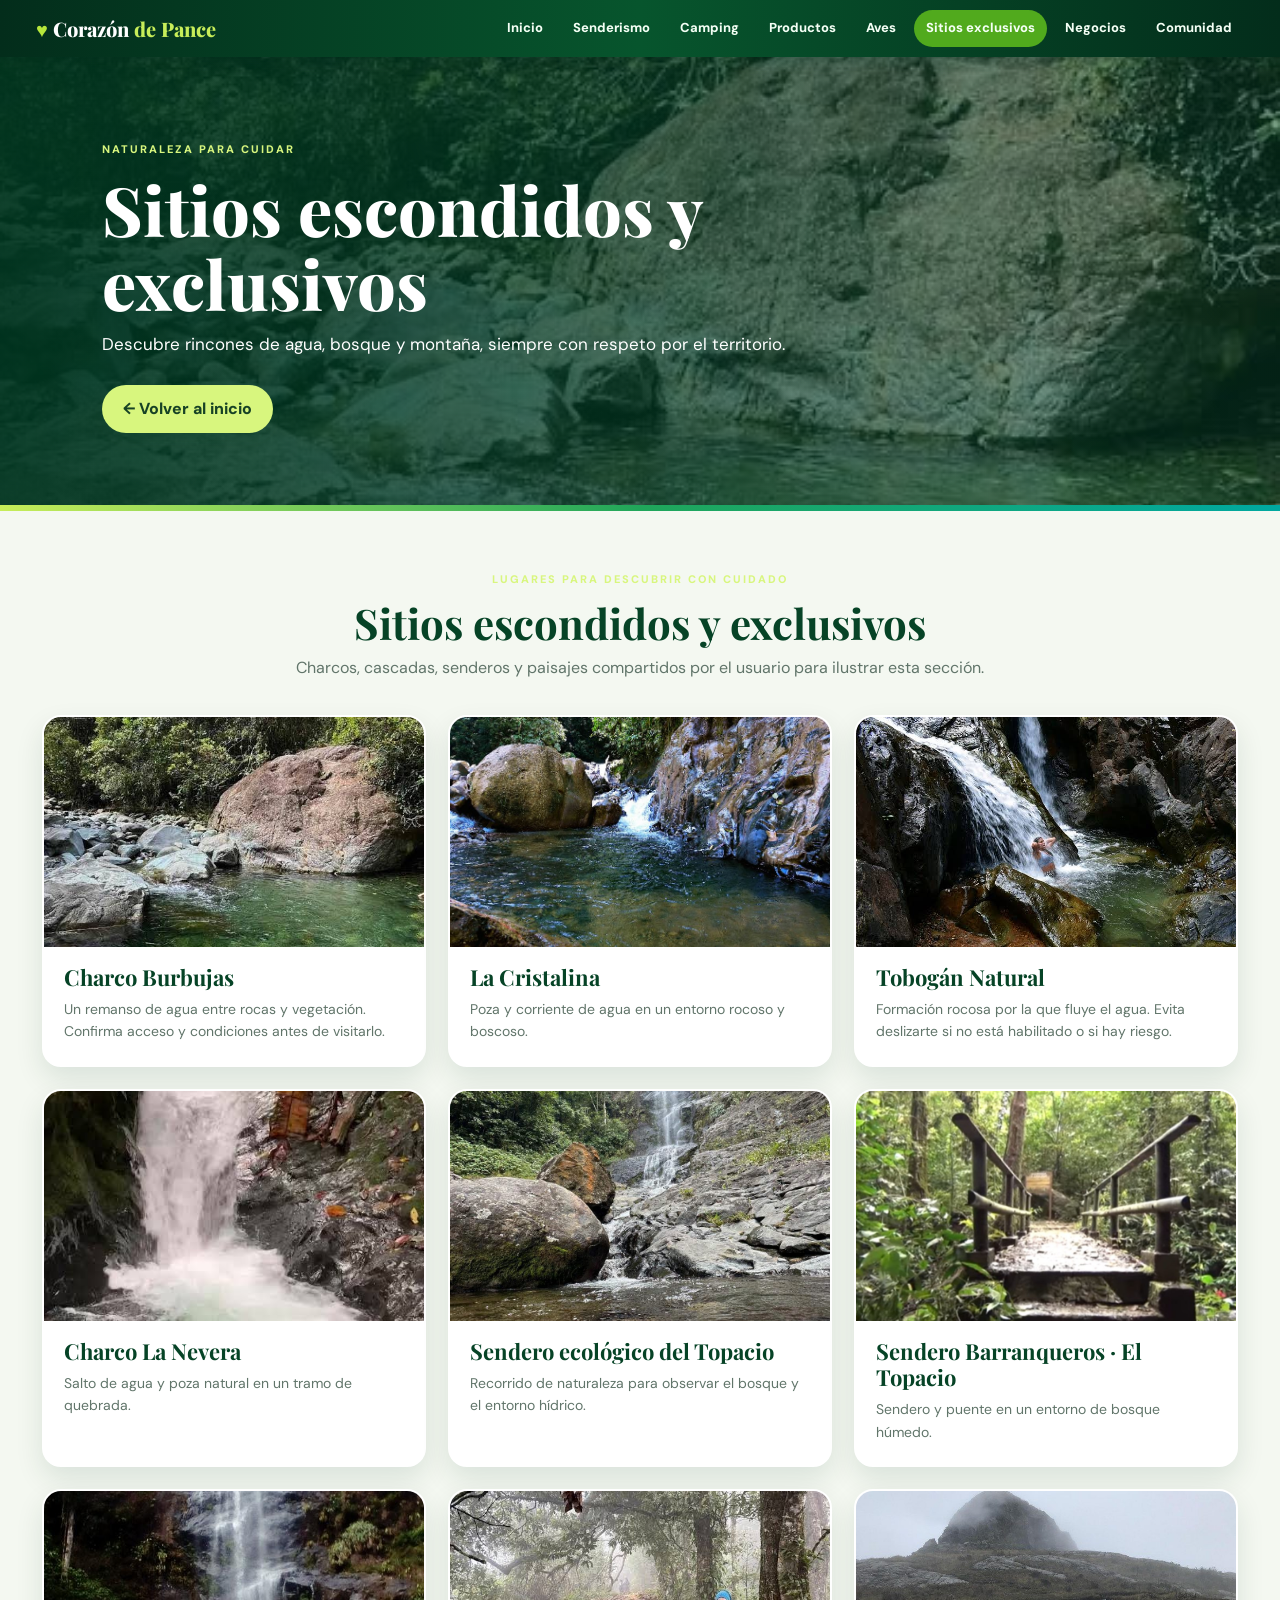
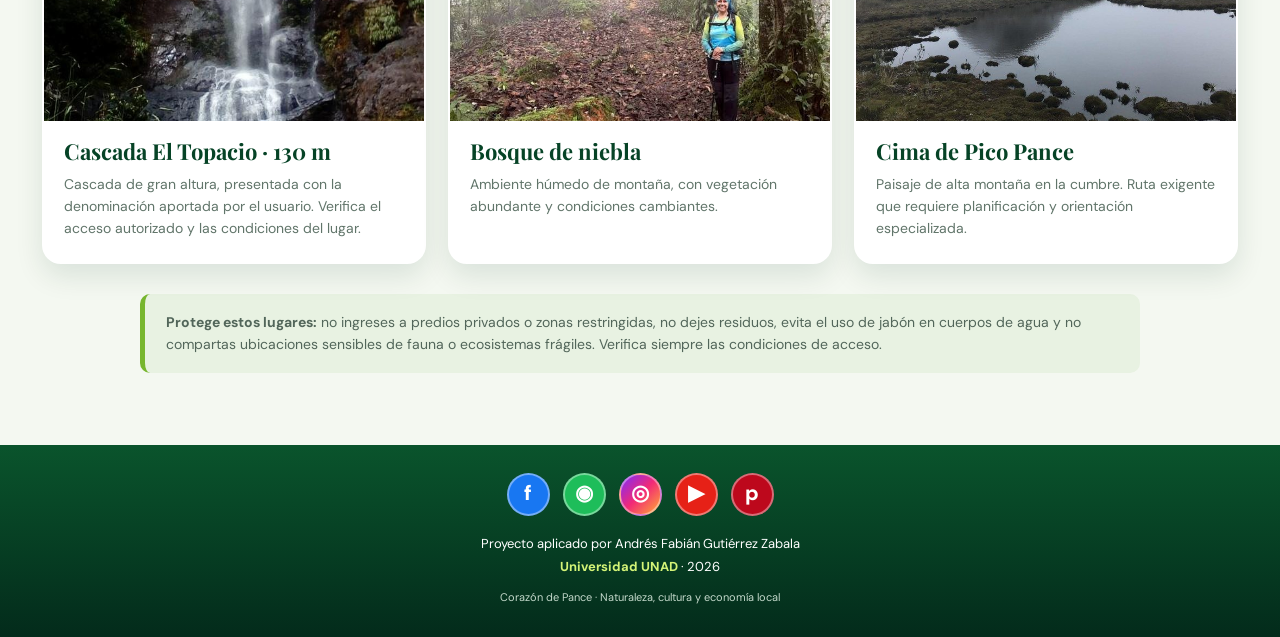
<file: sitios.html>
<!doctype html><html lang="es"><head><meta charset="utf-8"><meta name="viewport" content="width=device-width,initial-scale=1"><meta name="description" content="Charcos, cascadas, senderos y paisajes naturales del territorio de Pance."><meta name="theme-color" content="#064326"><title>Sitios escondidos y exclusivos | Corazón de Pance</title><link rel="preconnect" href="https://fonts.googleapis.com"><link rel="preconnect" href="https://fonts.gstatic.com" crossorigin><link href="https://fonts.googleapis.com/css2?family=DM+Sans:wght@400;500;600;700;800&family=Playfair+Display:wght@600;700;800&display=swap" rel="stylesheet"><link rel="stylesheet" href="styles.css"></head><body><a class="skip" href="#contenido">Saltar al contenido</a><header class="site-header"><a class="brand" href="index.html"><span class="brand-mark">♥</span> Corazón <em>de Pance</em></a><button class="menu" aria-label="Abrir menú" aria-expanded="false">☰</button><nav><a class="" href="index.html">Inicio</a><a class="" href="senderismo.html">Senderismo</a><a class="" href="camping.html">Camping</a><a class="" href="productos.html">Productos</a><a class="" href="aves.html">Aves</a><a class="active" href="sitios.html">Sitios exclusivos</a><a class="" href="negocios.html">Negocios</a><a class="" href="comunidad.html">Comunidad</a></nav></header><main id="contenido"><section class="hero" style="--hero-image:url('images/sitios_charco_burbujas.jpeg')"><div class="hero-inner"><span class="eyebrow">Naturaleza para cuidar</span><h1>Sitios escondidos y exclusivos</h1><p>Descubre rincones de agua, bosque y montaña, siempre con respeto por el territorio.</p><a class="btn btn-light" href="index.html">← Volver al inicio</a></div></section><section class="wrap"><div class="intro"><span class="eyebrow">Lugares para descubrir con cuidado</span><h2>Sitios escondidos y exclusivos</h2><p>Charcos, cascadas, senderos y paisajes compartidos por el usuario para ilustrar esta sección.</p></div><div class="cards gallery"><article class="card"><img src="images/sitios_charco_burbujas.jpeg" alt="Charco Burbujas" loading="lazy"><div class="card-copy"><h3>Charco Burbujas</h3><p>Un remanso de agua entre rocas y vegetación. Confirma acceso y condiciones antes de visitarlo.</p></div></article><article class="card"><img src="images/sitios_la_cristalina.jpeg" alt="La Cristalina" loading="lazy"><div class="card-copy"><h3>La Cristalina</h3><p>Poza y corriente de agua en un entorno rocoso y boscoso.</p></div></article><article class="card"><img src="images/sitios_tobogan_natural.jpeg" alt="Tobogán Natural" loading="lazy"><div class="card-copy"><h3>Tobogán Natural</h3><p>Formación rocosa por la que fluye el agua. Evita deslizarte si no está habilitado o si hay riesgo.</p></div></article><article class="card"><img src="images/sitios_charco_la_nevera.jpeg" alt="Charco La Nevera" loading="lazy"><div class="card-copy"><h3>Charco La Nevera</h3><p>Salto de agua y poza natural en un tramo de quebrada.</p></div></article><article class="card"><img src="images/sitios_sendero_ecologico_topacio.jpeg" alt="Sendero ecológico del Topacio" loading="lazy"><div class="card-copy"><h3>Sendero ecológico del Topacio</h3><p>Recorrido de naturaleza para observar el bosque y el entorno hídrico.</p></div></article><article class="card"><img src="images/sitios_sendero_barranqueros.jpeg" alt="Sendero Barranqueros · El Topacio" loading="lazy"><div class="card-copy"><h3>Sendero Barranqueros · El Topacio</h3><p>Sendero y puente en un entorno de bosque húmedo.</p></div></article><article class="card"><img src="images/sitios_cascada_topacio.jpeg" alt="Cascada El Topacio · 130 m" loading="lazy"><div class="card-copy"><h3>Cascada El Topacio · 130 m</h3><p>Cascada de gran altura, presentada con la denominación aportada por el usuario. Verifica el acceso autorizado y las condiciones del lugar.</p></div></article><article class="card"><img src="images/sitios_bosque_niebla.jpeg" alt="Bosque de niebla" loading="lazy"><div class="card-copy"><h3>Bosque de niebla</h3><p>Ambiente húmedo de montaña, con vegetación abundante y condiciones cambiantes.</p></div></article><article class="card"><img src="images/sitios_cima_pico_pance.jpeg" alt="Cima de Pico Pance" loading="lazy"><div class="card-copy"><h3>Cima de Pico Pance</h3><p>Paisaje de alta montaña en la cumbre. Ruta exigente que requiere planificación y orientación especializada.</p></div></article></div><div class="note"><strong>Protege estos lugares:</strong> no ingreses a predios privados o zonas restringidas, no dejes residuos, evita el uso de jabón en cuerpos de agua y no compartas ubicaciones sensibles de fauna o ecosistemas frágiles. Verifica siempre las condiciones de acceso.</div></section></main><footer class="site-footer"><div class="footer-socials"><a class="social facebook" href="https://www.facebook.com/" target="_blank" rel="noopener noreferrer" aria-label="Abrir Facebook">f</a><a class="social whatsapp" href="https://www.whatsapp.com/" target="_blank" rel="noopener noreferrer" aria-label="Abrir WhatsApp">◉</a><a class="social instagram" href="https://www.instagram.com/" target="_blank" rel="noopener noreferrer" aria-label="Abrir Instagram">◎</a><a class="social youtube" href="https://www.youtube.com/" target="_blank" rel="noopener noreferrer" aria-label="Abrir YouTube">▶</a><a class="social pinterest" href="https://www.pinterest.com/" target="_blank" rel="noopener noreferrer" aria-label="Abrir Pinterest">p</a></div><p>Proyecto aplicado por Andrés Fabián Gutiérrez Zabala<br><strong>Universidad UNAD</strong> · 2026</p><small>Corazón de Pance · Naturaleza, cultura y economía local</small></footer><script src="script.js"></script></body></html>
</file>
<file: styles.css>
@import url('https://fonts.googleapis.com/css2?family=DM+Sans:wght@400;500;600;700;800&family=Playfair+Display:wght@600;700;800&display=swap');
:root{--forest:#064326;--deep:#032d1b;--green:#238d32;--lime:#c7ed59;--cream:#f4f8f1;--ink:#163b29;--muted:#61756a;--shadow:0 12px 28px #003a201c}
*{box-sizing:border-box}html{scroll-behavior:smooth}body{margin:0;background:var(--cream);color:var(--ink);font-family:'DM Sans',sans-serif;line-height:1.6}a{color:inherit;text-decoration:none}.skip{position:absolute;left:-9999px;top:8px;background:white;padding:10px;z-index:30}.skip:focus{left:8px}
.site-header{position:sticky;top:0;z-index:20;background:linear-gradient(90deg,#032d1b,#07552d,#032d1b);padding:10px clamp(14px,3vw,36px);display:flex;justify-content:space-between;align-items:center;gap:18px;color:#fff;box-shadow:0 4px 15px #002b1c55}.brand{font:800 20px 'Playfair Display',serif;white-space:nowrap}.brand-mark{color:#b6e73b}.brand em{font-style:normal;color:var(--lime)}nav{display:flex;gap:6px;flex-wrap:wrap;justify-content:center}nav a{font-size:13px;font-weight:800;padding:8px 12px;border-radius:30px;color:#f4fff5}nav a:hover,nav a.active{background:#51aa1d}.menu{display:none;background:none;color:white;border:1px solid #ffffff66;border-radius:8px;font-size:20px;padding:5px 10px;cursor:pointer}
.hero{min-height:350px;padding:clamp(42px,7vw,78px) clamp(22px,8vw,115px);display:flex;align-items:center;color:white;background:linear-gradient(90deg,#00351fee,#06452c75),var(--hero-image) center 48%/cover no-repeat;position:relative}.hero:after{content:'';position:absolute;bottom:0;left:0;right:0;height:6px;background:linear-gradient(90deg,var(--lime),#20a65a,#00a8a0)}.hero-inner{max-width:850px;position:relative;z-index:1}.eyebrow{font-size:11px;letter-spacing:2px;text-transform:uppercase;font-weight:800;color:#d8f67e}.hero h1{font:800 clamp(36px,5.4vw,68px)/1.08 'Playfair Display',serif;margin:12px 0}.hero p{font-size:17px;max-width:720px;margin:0 0 12px}.btn{display:inline-flex;align-items:center;justify-content:center;margin-top:15px;padding:11px 21px;border-radius:30px;background:linear-gradient(110deg,#218c28,#69b91d);color:white;font-weight:800;box-shadow:0 7px 16px #003a2022;transition:transform .2s,filter .2s}.btn:hover{transform:translateY(-2px);filter:brightness(1.07)}.btn-light{background:#d8f67e;color:#174225}
.wrap{max-width:1240px;margin:auto;padding:54px 22px 72px}.intro{text-align:center;max-width:850px;margin:0 auto 34px}.intro h2{font:700 clamp(28px,3.5vw,42px)/1.15 'Playfair Display',serif;color:var(--forest);margin:8px}.intro p{color:var(--muted);margin:0}.section-gap{margin-top:56px}.cards{display:grid;grid-template-columns:repeat(3,minmax(0,1fr));gap:22px}.card{display:block;background:#fff;border-radius:19px;overflow:hidden;box-shadow:var(--shadow);border:2px solid white;transition:transform .22s,box-shadow .22s}.card:hover{transform:translateY(-4px);box-shadow:0 18px 34px #003a202b}.card img{width:100%;height:225px;object-fit:cover;display:block;background:#dce9dc}.card-copy{padding:17px 20px 22px}.card h3{font:700 22px/1.2 'Playfair Display',serif;color:var(--forest);margin:0 0 8px}.card p{font-size:14px;color:var(--muted);margin:0}.tag{display:inline-block;margin:0 0 8px;padding:4px 9px;border-radius:20px;background:#e8f5dc;color:#356b27;font-size:10px;font-weight:800;text-transform:uppercase;letter-spacing:.6px}.gallery .card img{height:230px}.note{margin:30px auto 0;max-width:1000px;padding:17px 21px;background:#e8f2e2;border-left:5px solid #77b62e;border-radius:10px;color:#52665a;font-size:14px}.note a{text-decoration:underline;font-weight:700}.banner{margin-top:34px;padding:25px 28px;background:linear-gradient(100deg,#063d25,#14743b);border-radius:20px;color:white;display:flex;justify-content:space-between;align-items:center;gap:20px}.banner h2{font:700 26px 'Playfair Display',serif;margin:0}.banner p{margin:4px 0;color:#e3f4e5}.banner .btn{background:var(--lime);color:#174225;white-space:nowrap}.site-footer{text-align:center;background:linear-gradient(#0a542c,#032b1b);color:white;padding:28px 16px}.footer-socials{display:flex;justify-content:center;gap:13px}.social{width:43px;height:43px;border-radius:50%;display:grid;place-items:center;color:white;font-weight:800;font-size:21px;border:2px solid #ffffff66;transition:transform .2s}.social:hover{transform:translateY(-3px)}.facebook{background:#1877f2}.whatsapp{background:#1ebd5a}.instagram{background:linear-gradient(135deg,#7b2cff,#f22976,#ffad32)}.youtube{background:#e62117}.pinterest{background:#bd081c}.site-footer p{font-size:13px;line-height:1.8;margin:16px 0 5px}.site-footer strong{color:#d4f477}.site-footer small{font-size:11px;color:#c4d9cb}.community-grid .card img{height:220px}.text-link{display:inline-block;margin-top:12px;color:#19743a;font-size:13px;font-weight:800;text-decoration:underline}.directory-list{display:grid;grid-template-columns:repeat(2,minmax(0,1fr));gap:18px}.directory-group{background:white;border-radius:16px;padding:20px 24px;box-shadow:var(--shadow);border-left:5px solid #7dbb36}.directory-group h3{font:700 22px 'Playfair Display',serif;color:var(--forest);margin:0 0 8px}.directory-group ul{margin:0;padding-left:20px;color:var(--muted);font-size:14px}.directory-group li{margin:5px 0}
/* The homepage reproduces the approved visual and overlays working links on each pictured control. */
.home-body{background:#062d1d;min-height:100vh}.home-shell{position:relative;max-width:1600px;margin:0 auto;line-height:0}.home-art{display:block;width:100%;height:auto}.home-hotspots{position:absolute;inset:0;line-height:normal}.hot{position:absolute;display:block;border-radius:18px;outline:0;transition:background .15s,box-shadow .15s}.hot:hover,.hot:focus-visible{background:#d4fa6224;box-shadow:inset 0 0 0 3px #d4fa62;outline:none}
.top-home{left:8.8%;top:0;width:9.2%;height:5.2%}.top-hike{left:18.4%;top:0;width:13.5%;height:5.2%}.top-camp{left:32%;top:0;width:11.5%;height:5.2%}.top-products{left:43.5%;top:0;width:13.2%;height:5.2%}.top-birds{left:56.7%;top:0;width:9.3%;height:5.2%}.top-sites{left:66%;top:0;width:15%;height:5.2%}.top-business{left:81%;top:0;width:10.3%;height:5.2%}.top-search{left:91.5%;top:0;width:7%;height:5.2%}
.tile-hike{left:2.8%;top:38%;width:31%;height:20.5%}.tile-camp{left:34.6%;top:38%;width:30.5%;height:20.5%}.tile-products{left:66.1%;top:38%;width:31%;height:20.5%}.tile-birds{left:2.8%;top:59.1%;width:31%;height:20.3%}.tile-sites{left:34.6%;top:59.1%;width:30.5%;height:20.3%}.tile-business{left:66.1%;top:59.1%;width:31%;height:20.3%}.community{left:19%;top:82.5%;width:34%;height:6.4%}.social-fb,.social-wa,.social-ig,.social-yt,.social-pin{top:82.7%;height:5.3%;width:3.6%;border-radius:50%;z-index:3}.social-fb{left:58.2%}.social-wa{left:62.2%}.social-ig{left:66.3%}.social-yt{left:70.4%}.social-pin{left:74.6%}
@media(max-width:900px){.site-header{justify-content:space-between}.menu{display:block}.site-header nav{display:none;position:absolute;top:100%;left:0;right:0;background:#064326;padding:12px;flex-direction:column;box-shadow:0 8px 16px #001d1355}.site-header nav.open{display:flex}.site-header nav a{padding:11px 14px}.cards{grid-template-columns:repeat(2,minmax(0,1fr))}}
@media(max-width:600px){.site-header{padding:9px 14px}.brand{font-size:18px}.cards,.directory-list{grid-template-columns:1fr}.hero{min-height:280px;padding:42px 22px}.wrap{padding:42px 16px}.card img,.gallery .card img{height:205px}.banner{align-items:flex-start;flex-direction:column}.footer-socials{gap:9px}.social{width:39px;height:39px}.home-shell{width:100%}.hot{border-radius:7px}.tile-hike,.tile-camp,.tile-products,.tile-birds,.tile-sites,.tile-business{box-shadow:none}}
</file>
